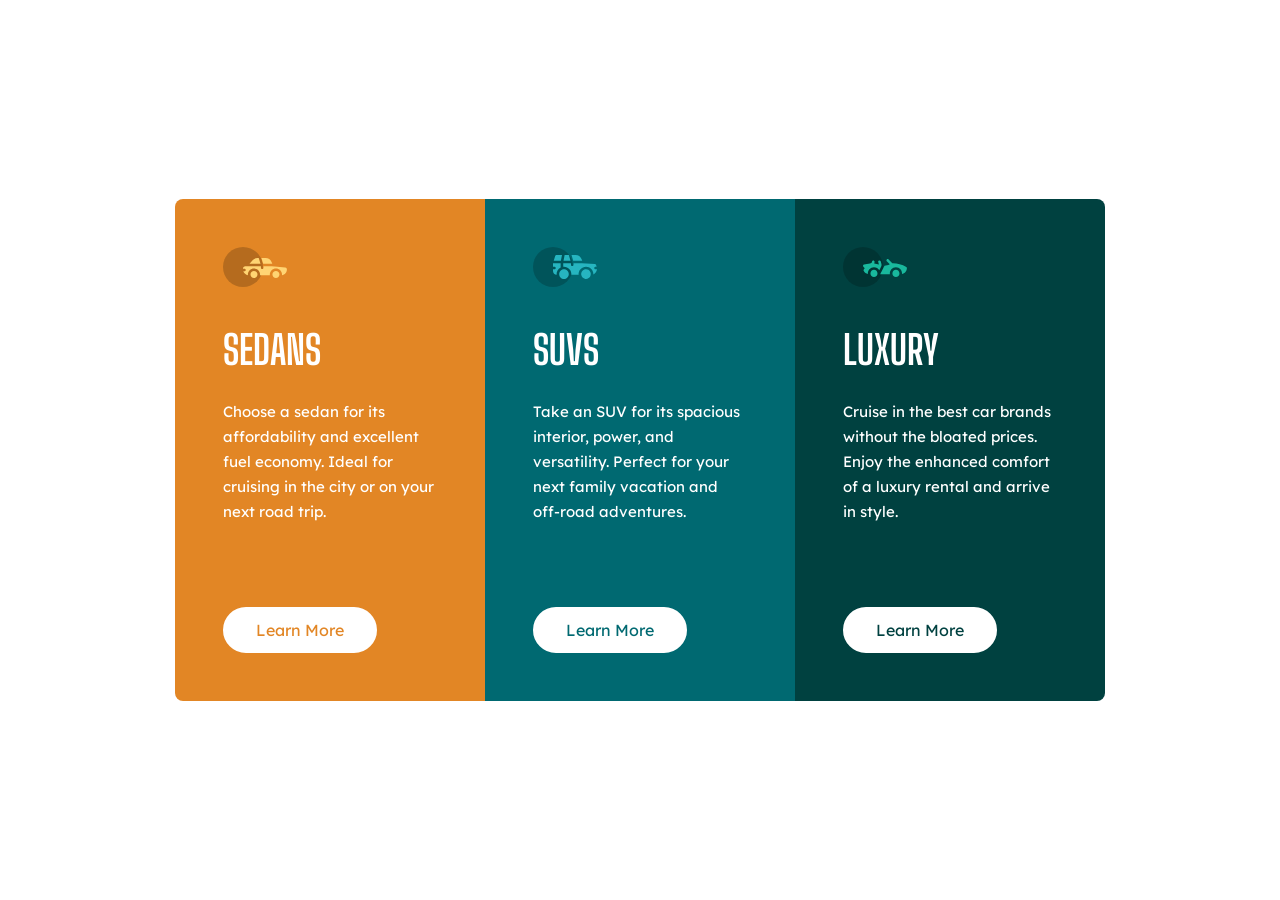
<file: index.html>
<!DOCTYPE html>
<html lang="en">
<head>
  <meta charset="UTF-8">
  <meta http-equiv="X-UA-Compatible" content="IE=edge">
  <meta name="viewport" content="width=device-width, initial-scale=1.0">
  <title>Document</title>
  <link rel="preconnect" href="https://fonts.googleapis.com">
  <link rel="preconnect" href="https://fonts.gstatic.com" crossorigin>
  <link href="https://fonts.googleapis.com/css2?family=Big+Shoulders+Display:wght@700&family=Lexend+Deca&display=swap" rel="stylesheet">
  <link rel="stylesheet" href="https://necolas.github.io/normalize.css/8.0.1/normalize.css">
  <link rel="stylesheet" href="css/style.css">
</head>
<body>
  <section class="cars">
    <div class="container">
        <ul class="row cars-list">
          <li class="cars-item car-sedans">
            <img class="cars-icon" src="img/icon-sedan.svg" alt="sedan-icon" width="64" height="40">
            <h3 class="cars-title">Sedans</h3>
            <p class="cars-text">Choose a sedan for its affordability and excellent fuel economy. Ideal for cruising in the city or on your next road trip.</p>
            <a class="cars-btn" href="#">Learn More</a>
          </li>

          <li class="cars-item car-suvs">
            <img class="cars-icon" src="img/icon-suv.svg" alt="sedan-icon" width="64" height="40">
            <h3 class="cars-title">SUVs</h3>
            <p class="cars-text">Take an SUV for its spacious interior, power, and versatility. Perfect for your next family vacation and off-road adventures.</p>
            <a class="cars-btn" href="#">Learn More</a>
          </li>

          <li class="cars-item car-luxury">
            <img class="cars-icon" src="img/icon-luxury.svg" alt="sedan-icon" width="64" height="40">
            <h3 class="cars-title">Luxury</h3>
            <p class="cars-text">Cruise in the best car brands without the bloated prices. Enjoy the enhanced comfort of a luxury rental and arrive in style. </p>
            <a class="cars-btn" href="#">Learn More</a>
          </li>
        </ul>
      </div>
  </section>
</body>
</html>
</file>
<file: css/style.css>
* {
  box-sizing: border-box;
  margin: 0;
  padding: 0;
}

body {
  font-family: 'Lexend Deca', sans-serif;
  display: flex;
  justify-content: center;
  align-items: center;
  height: 100vh;
}

.container {
  width: 960px;
  margin: 0px auto;
  padding-left: 15px;
  padding-right: 15px;
}

.row {
  display: flex;
  justify-content: center;
  align-items: center;
}

.cars-list {
  list-style: none;
  color: #fff;
}

.cars-item {
  padding: 48px;
  width: 310px;
}

.cars-icon {
  margin-bottom: 35px;
}

.cars-title {
  font-family: 'Big Shoulders Display', cursive;
  font-size: 40px;
  font-weight: bold;
  text-transform: uppercase;
  line-height: 48px;
  margin-bottom: 25px;
}

.cars-text {
  font-size: 15px;
  line-height: 25px;
  margin-bottom: 83px;
}

.cars-btn {
  text-decoration: none;
  padding: 11px 31px;
  border: 2px solid #fff;
  border-radius: 25px;
  background-color: #fff;
  display: inline-block;
  transition:background-color 0.4s ease,
            color 0.4s ease;
  
}

a.cars-btn:hover {
  background-color: transparent;
  color: #fff;
}

.car-sedans {
  background-color: #E28625;
  border-radius: 8px 0 0 8px;
}
.car-sedans .cars-btn {
  color: #E28625;
}
.car-suvs {
  background-color: #006971;
}
.car-suvs .cars-btn {
  color: #006971;
}
.car-luxury {
  background-color: #004140;
  border-radius:  0 8px 8px 0;
}
.car-luxury .cars-btn {
  color: #004140;
}
</file>
